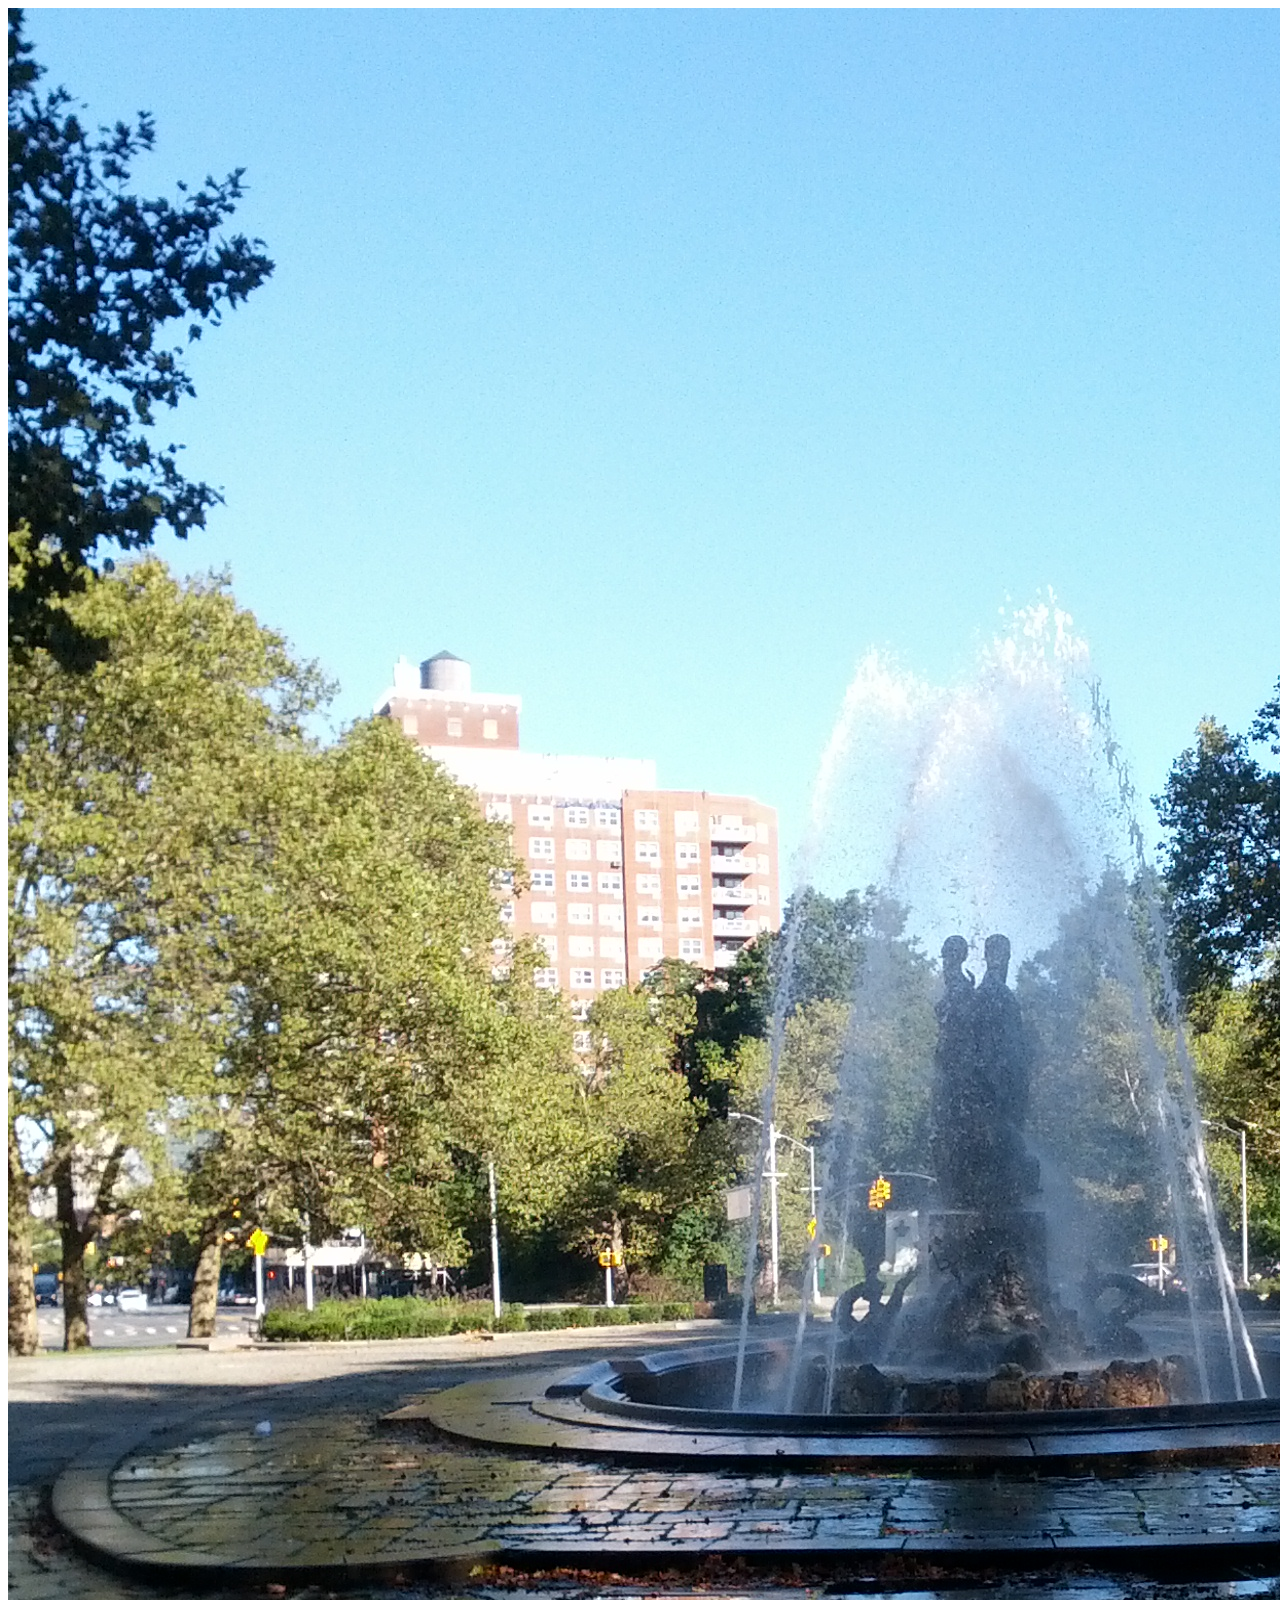
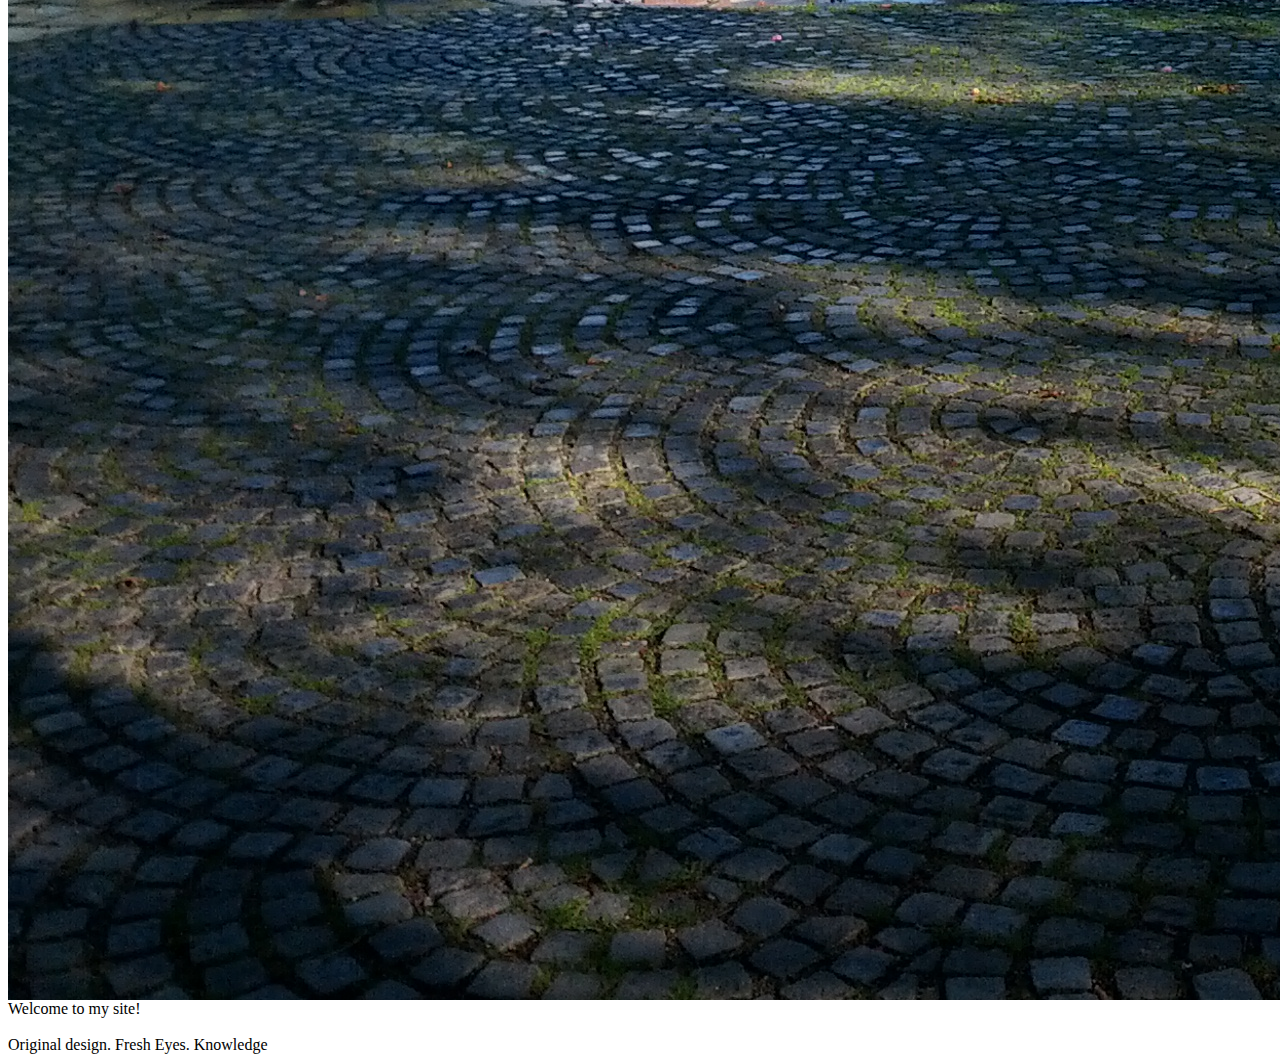
<file: svenna/index.html>
<html>
<head>
	<title>Welcome to My Site</title>
</head>
<body>
	<img src="/svenna/img/IMG_20120923_091502.jpg">
	Welcome to my site! 
	<br>
	<br>

	Original design. Fresh Eyes. Knowledge
</body>
</html>
</file>
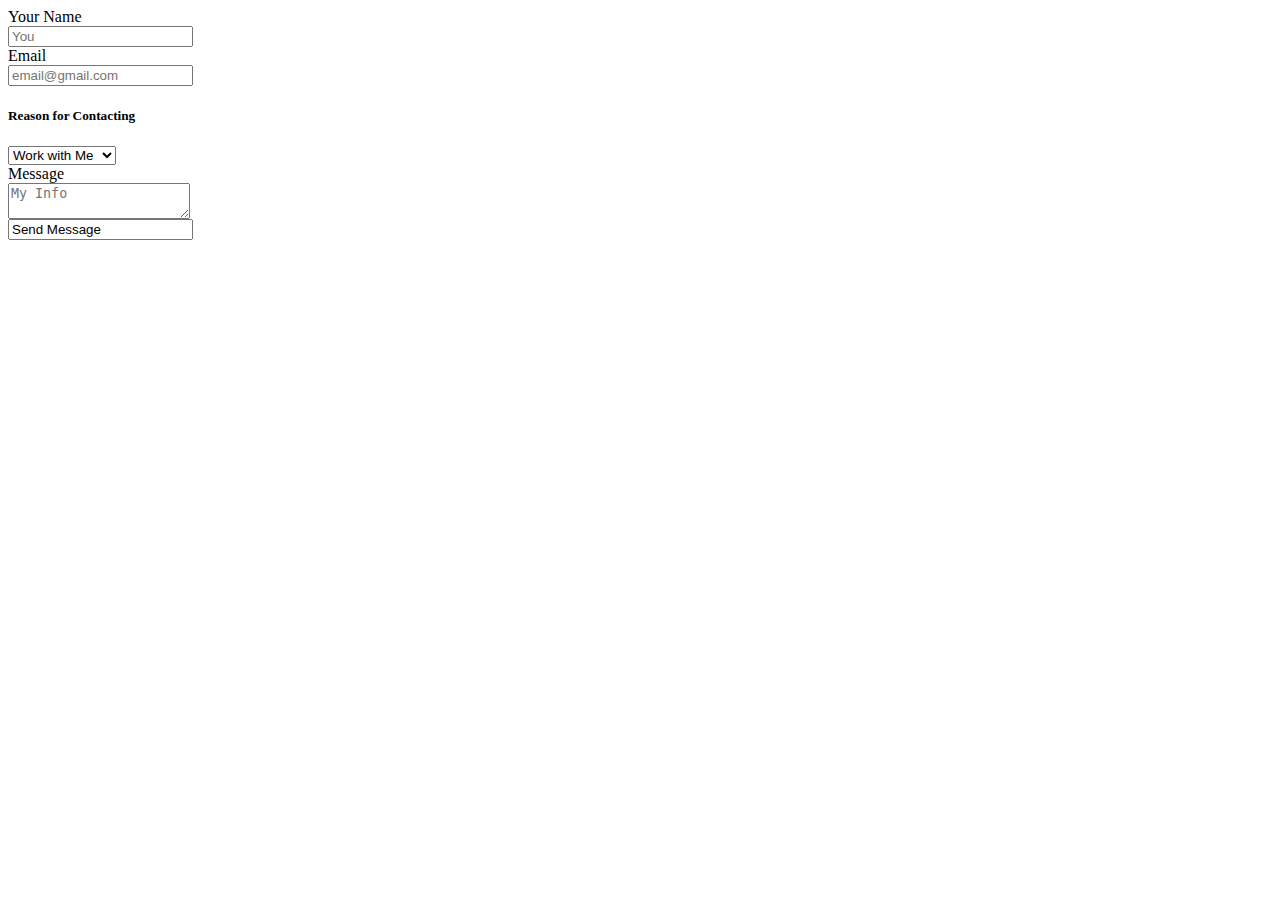
<file: svenna/contact.html>
<html>
<head>
	<title>Contact Form</title>
</head>
<body>
	<form>
		<label> Your Name<br>
			<input type="text" name="fname" placeholder="You">
		</label>
		<br>
		<label>Email<br>
			<input type="email" name="email" placeholder="email@gmail.com">
		</label>
		<br>
		
		<h5>Reason for Contacting</h5>
		<select>
			<option name="reason" value="Work with Me" >Work with Me</option>
			<option name="reason" value="Price Estimate" >Price Estimate</option>
			<option name="reason" value="Just Saying Hi" >Just Saying Hi</option>
			
		</select>
		<br>
		<label> Message<br>
			<textarea name="info" placeholder="My Info"></textarea>
		</label>
		<br>
		<input type="send" name="send" value="Send Message">
	</form>
</body>
</html>
</file>
